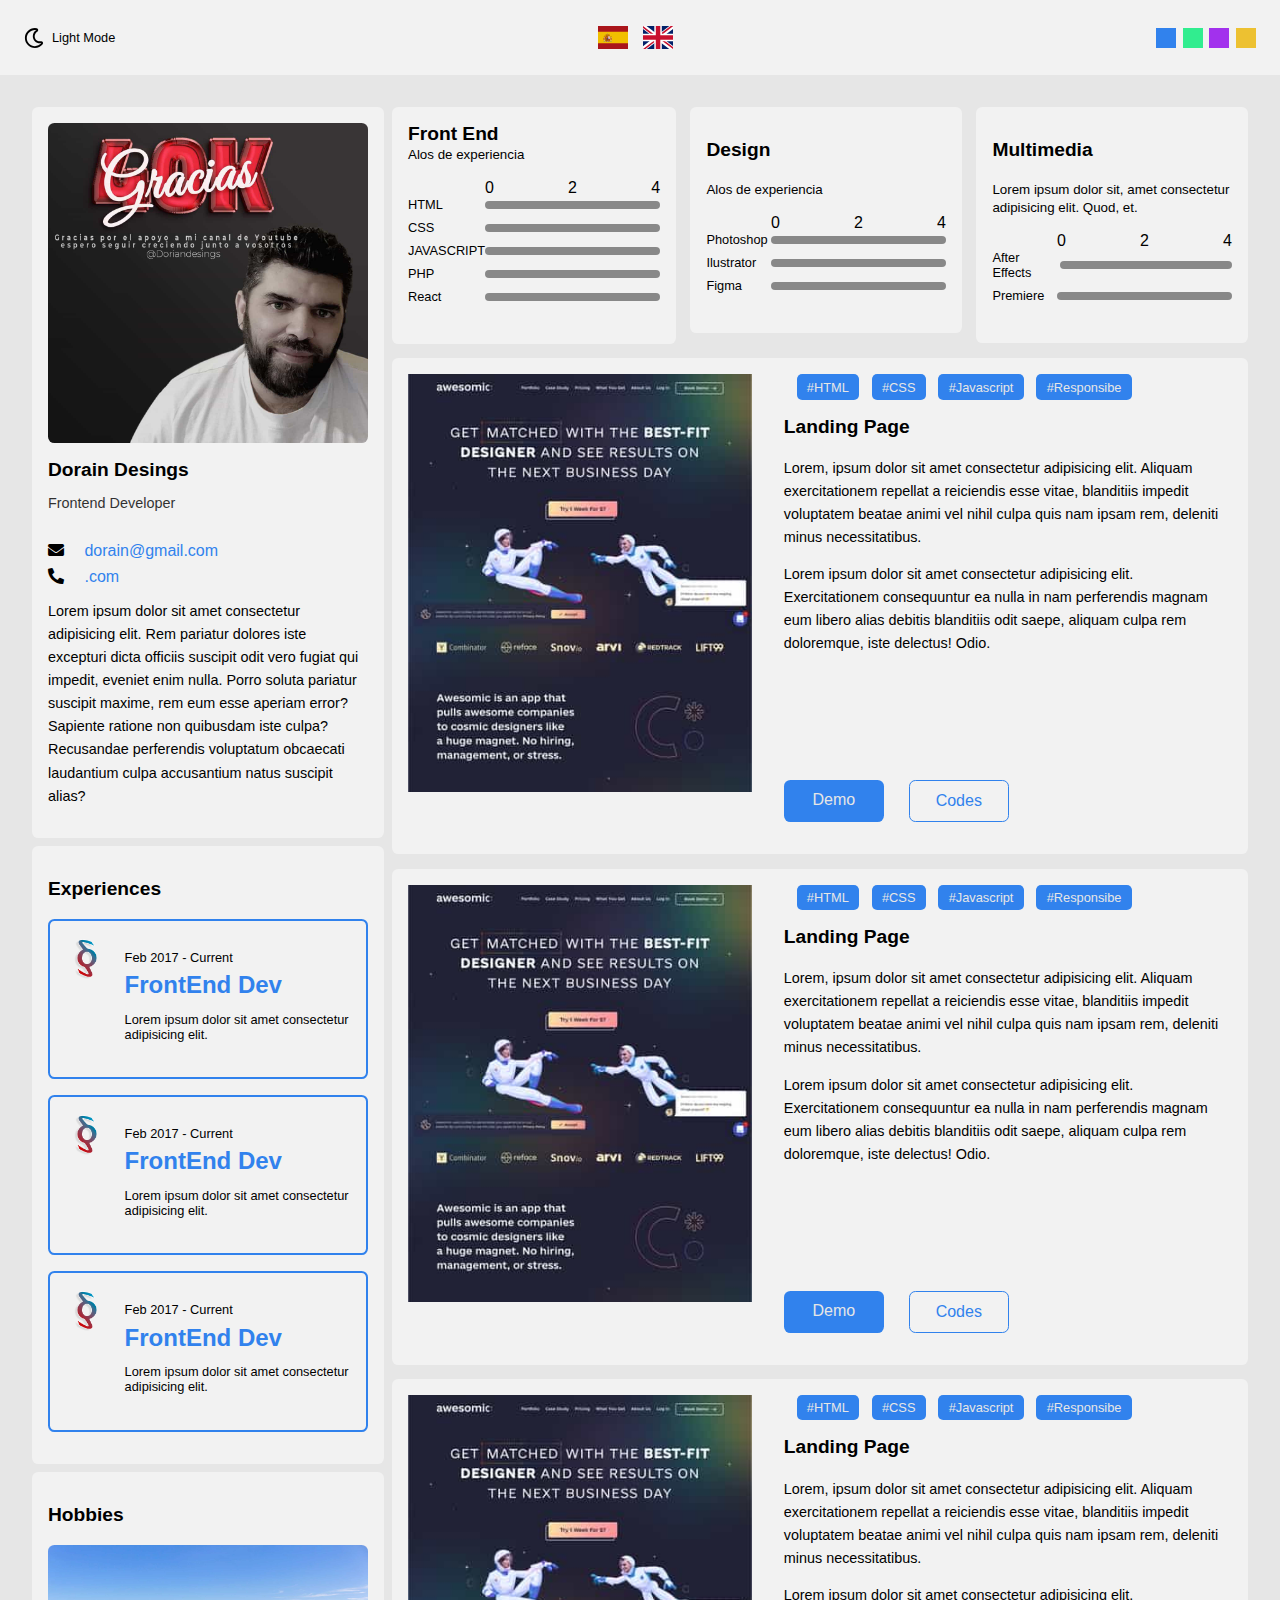
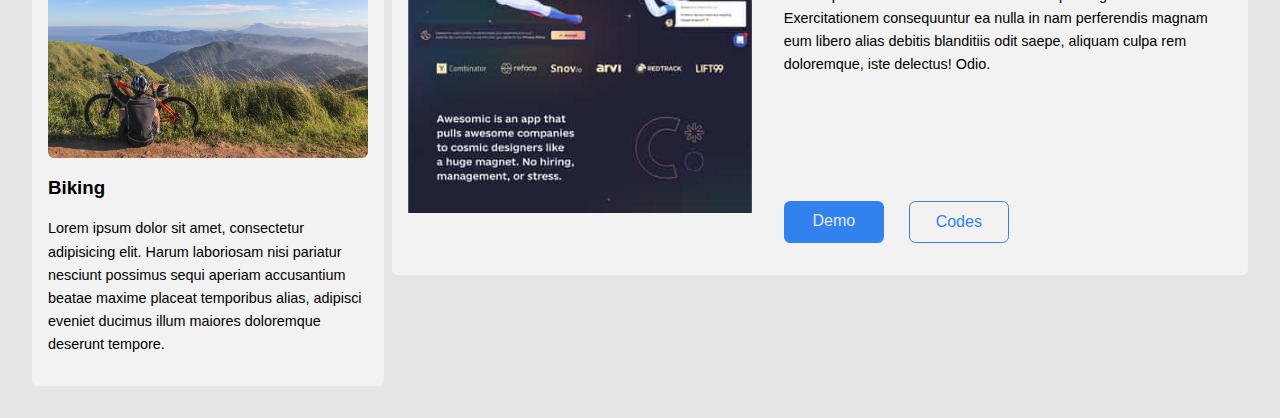
<file: index.html>
<!DOCTYPE html>
<html lang="en">
  <linkrel="stylesheet">
    <meta charset="UTF-8" />
    <meta http-equiv="X-UA-Compatible" content="IE=edge" />
    <meta name="viewport" content="width=device-width, initial-scale=1.0" />
    <link rel="stylesheet" href="https://cdnjs.cloudflare.com/ajax/libs/font-awesome/5.15.4/css/all.min.css"/>
    <link rel="stylesheet" href="css/styles.css" />
    <title>Portfolio</title>
  </linkrel="stylesheet">
  <body >
    <header class="header">
        <div class="switches">
            <div id="toggle-theme" class="toggle-theme">
                <img id="toggle-icon" src="assets/icons/moon.svg" alt="icons-theme" class="toggle-theme-icon">
                <p id="toggle-text" class="toggle-theme-text">Light Mode</p>
            </div>
        </div>
        <div class="flags" id="flags">
            <div class="flags__item" data-language="es">
                <img src="assets/icons/es.svg" alt="" class="flags__img">
            </div>
            <div class="flags__item" data-language="en">
                <img src="assets/icons/gb.svg" alt="" class="flags__img">
            </div>
        </div>
        <div id="toggle-colors" class="colors">
            <div data-color="hsl(214,84%,56%)" class="colors__item colors__item---blue"></div>
            <div data-color="hsl(150,84%,56%)" class="colors__item colors__item---green"></div>
            <div data-color="hsl(276,84%,56%)" class="colors__item colors__item---purple"></div>
            <div data-color="hsl(46,84%,56%)" class="colors__item colors__item---oranne"></div>
        </div>
    </header>

    <main class="main">
        <section class="column column-left">
          <!-- profilecard -->
          <article class="card card-profile">
            <div class="card__image-container">
              <img src="assets/images/profile.jpg" alt="">
            </div>
            <div class="card__header">
              <h2 class="card__title no-margin">Dorain Desings</h2>
              <p class="card__subtitle" data-section="profile" data-value="role">Frontend Developer</p>
            </div>
            <div class="card__body">
              <div class="card__link">
                <i class="fas fa-envelope icon"></i>
                <a href="main.dorain@gmail.com">dorain@gmail.com</a>
              </div>

              <div class="card__link">
                <i class="fas fa-phone-alt icon"></i>
                <a href="tel:123456789">.com</a>
              </div>
              <p class="card__text" data-section="profile" data-value="description">
                Lorem ipsum dolor sit amet consectetur adipisicing elit. Rem pariatur dolores iste excepturi dicta officiis suscipit odit vero fugiat qui impedit, eveniet enim nulla. Porro soluta pariatur suscipit maxime, rem eum esse aperiam error? Sapiente ratione non quibusdam iste culpa? Recusandae perferendis voluptatum obcaecati laudantium culpa accusantium natus suscipit alias?
              </p>
            </div>
          </article>
          <article class="card card--experience">
              <h2 class="card__title">Experiences</h2>
              <div class="experience">
                  <img src="assets/images/logo.png" alt="logo" class="experience__image">
                  <div class="experience__info">
                      <p class="experience__time" data-section="experience" data-value="first-job-dates">
                          Feb 2017 -  Current
                      </p>
                      <h2 class="experience__job" data-section="experience" data-value="first-job-title">
                        FrontEnd Dev
                      </h2>
                      <p class="experience__description" data-section="experience" data-value="first-job-description">
                          Lorem ipsum dolor sit amet consectetur adipisicing elit. 
                      </p>
                  </div>
              </div>
              <div class="experience">
                  <img src="assets/images/logo.png" alt="logo" class="experience__image">
                  <div class="experience__info">
                      <p class="experience__time" data-section="experience" data-value="first-job-dates">
                          Feb 2017 -  Current
                      </p>
                      <h2 class="experience__job" data-section="experience" data-value="first-job-title">
                        FrontEnd Dev
                      </h2>
                      <p class="experience__description" data-section="experience" data-value="first-job-description">
                          Lorem ipsum dolor sit amet consectetur adipisicing elit. 
                      </p>
                  </div>
              </div>
              <div class="experience">
                  <img src="assets/images/logo.png" alt="logo" class="experience__image">
                  <div class="experience__info">
                      <p class="experience__time" data-section="experience" data-value="first-job-dates">
                          Feb 2017 -  Current
                      </p>
                      <h2 class="experience__job" data-section="experience" data-value="first-job-title">
                        FrontEnd Dev
                      </h2>
                      <p class="experience__description" data-section="experience" data-value="first-job-description">
                          Lorem ipsum dolor sit amet consectetur adipisicing elit. 
                      </p>
                  </div>
              </div>

          </article>
          <article class="card card-hobbies">
              <h2 class="card__title">Hobbies</h2>
              <div class="card__image-container">
                  <img src="assets/images/hobbie.jpg" alt="man on a bike">
              </div>
              <h3 class="hobbie__title">Biking</h3>
              <p class="card__text">Lorem ipsum dolor sit amet, consectetur adipisicing elit. Harum laboriosam nisi pariatur nesciunt possimus sequi aperiam accusantium beatae maxime placeat temporibus alias, adipisci eveniet ducimus illum maiores doloremque deserunt tempore.</p>
          </article>
        </section>
        <section class="column column--right">
            <article class="card">
                <h2 class="card__title no-margin">Front End</h2>
                <small>Alos de experiencia</small>
                <div class="skills">
                    <div class="skills__header">
                        <span class="skills__start-level">0</span>
                        <span class="skills__end-level">2</span>
                        <span class="skills__end-level">4</span>
                    </div>
                    <div class="skills__item">
                        <p class="skills__tech">HTML</p>
                        <div class="skills__bar skills__bar--80"></div>
                    </div>
                    <div class="skills__item">
                        <p class="skills__tech">CSS</p>
                        <div class="skills__bar skills__bar--90"></div>
                    </div>
                    <div class="skills__item">
                        <p class="skills__tech">JAVASCRIPT</p>
                        <div class="skills__bar skills__bar--60"></div>
                    </div>
                    <div class="skills__item">
                        <p class="skills__tech">PHP</p>
                        <div class="skills__bar skills__bar--30"></div>
                    </div>
                    <div class="skills__item">
                        <p class="skills__tech">React</p>
                        <div class="skills__bar skills__bar--50"></div>
                    </div>
                </div>
            </article>
            <article class="card 1">
                <h2 class="card__title">Design</h2>
                <small>Alos de experiencia</small>
                <div class="skills">
                    <div class="skills__header">
                        <span class="skills__start-level">0</span>
                        <span class="skills__end-level">2</span>
                        <span class="skills__end-level">4</span>
                    </div>
                    <div class="skills__item">
                        <p class="skills__tech">Photoshop</p>
                        <div class="skills__bar skills__bar--40"></div>
                    </div>
                    <div class="skills__item">
                        <p class="skills__tech">Ilustrator</p>
                        <div class="skills__bar skills__bar--90"></div>
                    </div>
                    <div class="skills__item">
                        <p class="skills__tech">Figma</p>
                        <div class="skills__bar skills__bar--70"></div>
                    </div>
                </div>
            </article>
            <article class="card">
                <h2 class="card__title">Multimedia</h2>
                <small>Lorem ipsum dolor sit, amet consectetur adipisicing elit. Quod, et.</small>
                <div class="skills">
                    <div class="skills__header">
                        <span class="skills__start-level">0</span>
                        <span class="skills__end-level">2</span>
                        <span class="skills__end-level">4</span>
                    </div>
                    <div class="skills__item">
                        <p class="skills__tech">After Effects</p>
                        <div class="skills__bar skills__bar--80"></div>
                    </div>
                    <div class="skills__item">
                        <p class="skills__tech">Premiere</p>
                        <div class="skills__bar skills__bar--90"></div>
                    </div>
                </div>
            </article>
            <article class="card card--project">
                <div class="card__image--container">
                    <img src="assets/images/project.jpg" alt="landing-page" class="card__image">
                </div>
                <div class="proyect">
                    <div class="project__tags">
                        <span class="project__tag">#HTML</span>
                        <span class="project__tag">#CSS</span>
                        <span class="project__tag">#Javascript</span>
                        <span class="project__tag">#Responsibe</span>
                    </div>
                    <h2 class="card__title">Landing Page</h2>
                    <p class="card__text">Lorem, ipsum dolor sit amet consectetur adipisicing elit. Aliquam exercitationem repellat a reiciendis esse vitae, blanditiis impedit voluptatem beatae animi vel nihil culpa quis nam ipsam rem, deleniti minus necessitatibus.</p>
                    <p class="card__text">Lorem ipsum dolor sit amet consectetur adipisicing elit. Exercitationem consequuntur ea nulla in nam perferendis magnam eum libero alias debitis blanditiis odit saepe, aliquam culpa rem doloremque, iste delectus! Odio.</p>
                    <div class="buttons">
                        <a href="https://glinares6.github.io/portafolio-ext/" target="__blank" class="button button-primary">Demo</a>
                        <a href="https://github.com/glinares6/portafolio-ext"  target="__blank" class="button button-ghost">Codes</a>
                    </div>
                </div>
            </article>
            <article class="card card--project">
                <div class="card__image--container">
                    <img src="assets/images/project.jpg" alt="landing-page" class="card__image">
                </div>
                <div class="proyect">
                    <div class="project__tags">
                        <span class="project__tag">#HTML</span>
                        <span class="project__tag">#CSS</span>
                        <span class="project__tag">#Javascript</span>
                        <span class="project__tag">#Responsibe</span>
                    </div>
                    <h2 class="card__title">Landing Page</h2>
                    <p class="card__text">Lorem, ipsum dolor sit amet consectetur adipisicing elit. Aliquam exercitationem repellat a reiciendis esse vitae, blanditiis impedit voluptatem beatae animi vel nihil culpa quis nam ipsam rem, deleniti minus necessitatibus.</p>
                    <p class="card__text">Lorem ipsum dolor sit amet consectetur adipisicing elit. Exercitationem consequuntur ea nulla in nam perferendis magnam eum libero alias debitis blanditiis odit saepe, aliquam culpa rem doloremque, iste delectus! Odio.</p>
                    <div class="buttons">
                        <a href="https://glinares6.github.io/portafolio-ext/" target="__blank" class="button button-primary">Demo</a>
                        <a href="https://github.com/glinares6/portafolio-ext"  target="__blank" class="button button-ghost">Codes</a>
                    </div>
                </div>
            </article>
            <article class="card card--project">
                <div class="card__image--container">
                    <img src="assets/images/project.jpg" alt="landing-page" class="card__image">
                </div>
                <div class="proyect">
                    <div class="project__tags">
                        <span class="project__tag">#HTML</span>
                        <span class="project__tag">#CSS</span>
                        <span class="project__tag">#Javascript</span>
                        <span class="project__tag">#Responsibe</span>
                    </div>
                    <h2 class="card__title">Landing Page</h2>
                    <p class="card__text">Lorem, ipsum dolor sit amet consectetur adipisicing elit. Aliquam exercitationem repellat a reiciendis esse vitae, blanditiis impedit voluptatem beatae animi vel nihil culpa quis nam ipsam rem, deleniti minus necessitatibus.</p>
                    <p class="card__text">Lorem ipsum dolor sit amet consectetur adipisicing elit. Exercitationem consequuntur ea nulla in nam perferendis magnam eum libero alias debitis blanditiis odit saepe, aliquam culpa rem doloremque, iste delectus! Odio.</p>
                    <div class="buttons">
                        <a href="https://glinares6.github.io/portafolio-ext/" target="__blank" class="button button-primary">Demo</a>
                        <a href="https://github.com/glinares6/portafolio-ext"  target="__blank" class="button button-ghost">Codes</a>
                    </div>
                </div>
            </article>
        </section>
    </main>
  <script src="js/scripts.js"></script>
  </body>
</html>

<!-- banderas

    https://flagicons.lipis.dev/>
-->
</file>
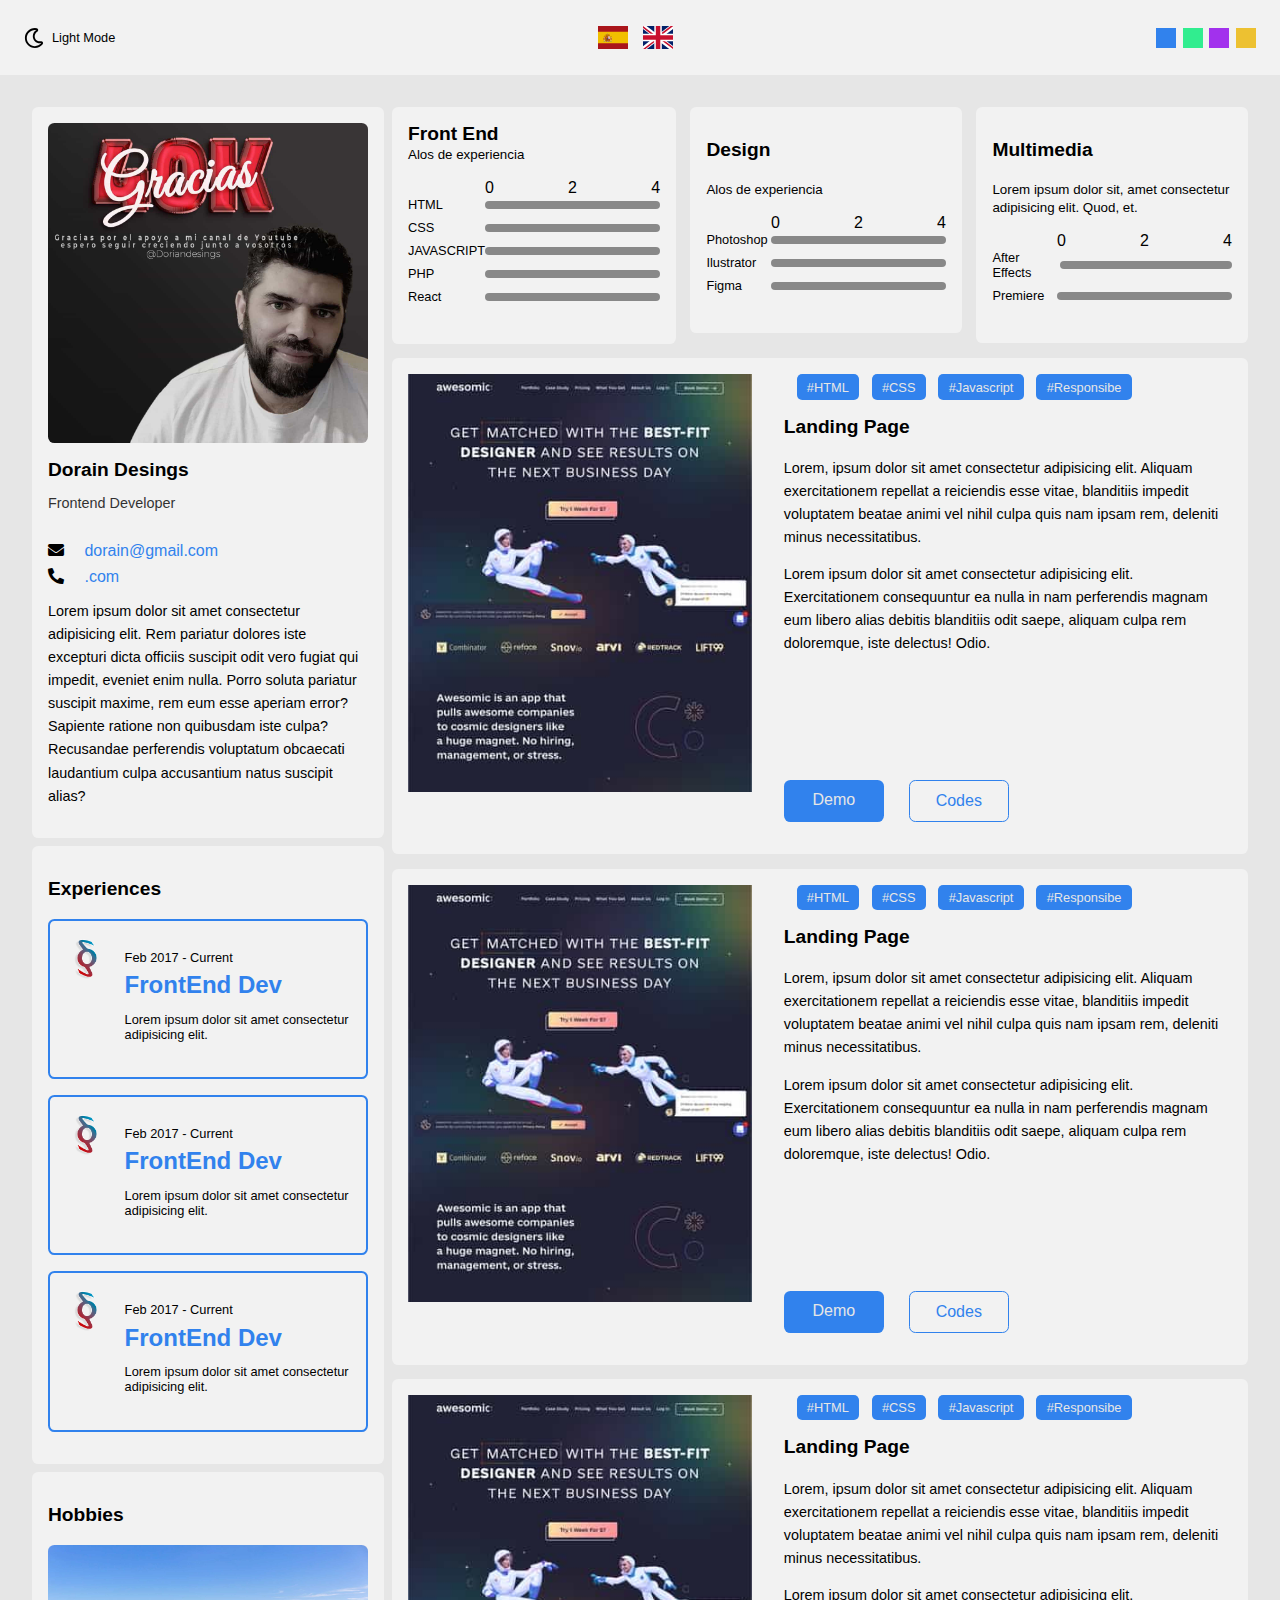
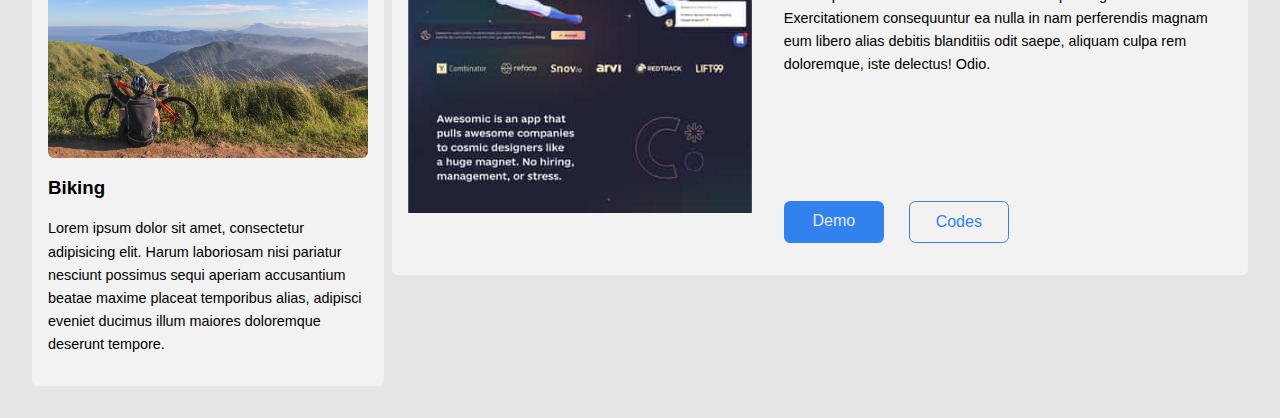
<file: ext/index.html>
<!DOCTYPE html>
<html lang="en">
  <linkrel="stylesheet">
    <meta charset="UTF-8" />
    <meta http-equiv="X-UA-Compatible" content="IE=edge" />
    <meta name="viewport" content="width=device-width, initial-scale=1.0" />
    <link rel="stylesheet" href="https://cdnjs.cloudflare.com/ajax/libs/font-awesome/5.15.4/css/all.min.css"/>
    <link rel="stylesheet" href="css/styles.css" />
    <title>Portfolio</title>
  </linkrel="stylesheet">
  <body >
    <header class="header">
        <div class="switches">
            <div id="toggle-theme" class="toggle-theme">
                <img id="toggle-icon" src="assets/icons/moon.svg" alt="icons-theme" class="toggle-theme-icon">
                <p id="toggle-text" class="toggle-theme-text">Light Mode</p>
            </div>
        </div>
        <div class="flags" id="flags">
            <div class="flags__item" data-language="es">
                <img src="assets/icons/es.svg" alt="" class="flags__img">
            </div>
            <div class="flags__item" data-language="en">
                <img src="assets/icons/gb.svg" alt="" class="flags__img">
            </div>
        </div>
        <div id="toggle-colors" class="colors">
            <div data-color="hsl(214,84%,56%)" class="colors__item colors__item---blue"></div>
            <div data-color="hsl(150,84%,56%)" class="colors__item colors__item---green"></div>
            <div data-color="hsl(276,84%,56%)" class="colors__item colors__item---purple"></div>
            <div data-color="hsl(46,84%,56%)" class="colors__item colors__item---oranne"></div>
        </div>
    </header>

    <main class="main">
        <section class="column column-left">
          <!-- profilecard -->
          <article class="card card-profile">
            <div class="card__image-container">
              <img src="assets/images/profile.jpg" alt="">
            </div>
            <div class="card__header">
              <h2 class="card__title no-margin">Dorain Desings</h2>
              <p class="card__subtitle" data-section="profile" data-value="role">Frontend Developer</p>
            </div>
            <div class="card__body">
              <div class="card__link">
                <i class="fas fa-envelope icon"></i>
                <a href="main.dorain@gmail.com">dorain@gmail.com</a>
              </div>

              <div class="card__link">
                <i class="fas fa-phone-alt icon"></i>
                <a href="tel:123456789">.com</a>
              </div>
              <p class="card__text" data-section="profile" data-value="description">
                Lorem ipsum dolor sit amet consectetur adipisicing elit. Rem pariatur dolores iste excepturi dicta officiis suscipit odit vero fugiat qui impedit, eveniet enim nulla. Porro soluta pariatur suscipit maxime, rem eum esse aperiam error? Sapiente ratione non quibusdam iste culpa? Recusandae perferendis voluptatum obcaecati laudantium culpa accusantium natus suscipit alias?
              </p>
            </div>
          </article>
          <article class="card card--experience">
              <h2 class="card__title">Experiences</h2>
              <div class="experience">
                  <img src="assets/images/logo.png" alt="logo" class="experience__image">
                  <div class="experience__info">
                      <p class="experience__time" data-section="experience" data-value="first-job-dates">
                          Feb 2017 -  Current
                      </p>
                      <h2 class="experience__job" data-section="experience" data-value="first-job-title">
                        FrontEnd Dev
                      </h2>
                      <p class="experience__description" data-section="experience" data-value="first-job-description">
                          Lorem ipsum dolor sit amet consectetur adipisicing elit. 
                      </p>
                  </div>
              </div>
              <div class="experience">
                  <img src="assets/images/logo.png" alt="logo" class="experience__image">
                  <div class="experience__info">
                      <p class="experience__time" data-section="experience" data-value="first-job-dates">
                          Feb 2017 -  Current
                      </p>
                      <h2 class="experience__job" data-section="experience" data-value="first-job-title">
                        FrontEnd Dev
                      </h2>
                      <p class="experience__description" data-section="experience" data-value="first-job-description">
                          Lorem ipsum dolor sit amet consectetur adipisicing elit. 
                      </p>
                  </div>
              </div>
              <div class="experience">
                  <img src="assets/images/logo.png" alt="logo" class="experience__image">
                  <div class="experience__info">
                      <p class="experience__time" data-section="experience" data-value="first-job-dates">
                          Feb 2017 -  Current
                      </p>
                      <h2 class="experience__job" data-section="experience" data-value="first-job-title">
                        FrontEnd Dev
                      </h2>
                      <p class="experience__description" data-section="experience" data-value="first-job-description">
                          Lorem ipsum dolor sit amet consectetur adipisicing elit. 
                      </p>
                  </div>
              </div>

          </article>
          <article class="card card-hobbies">
              <h2 class="card__title">Hobbies</h2>
              <div class="card__image-container">
                  <img src="assets/images/hobbie.jpg" alt="man on a bike">
              </div>
              <h3 class="hobbie__title">Biking</h3>
              <p class="card__text">Lorem ipsum dolor sit amet, consectetur adipisicing elit. Harum laboriosam nisi pariatur nesciunt possimus sequi aperiam accusantium beatae maxime placeat temporibus alias, adipisci eveniet ducimus illum maiores doloremque deserunt tempore.</p>
          </article>
        </section>
        <section class="column column--right">
            <article class="card">
                <h2 class="card__title no-margin">Front End</h2>
                <small>Alos de experiencia</small>
                <div class="skills">
                    <div class="skills__header">
                        <span class="skills__start-level">0</span>
                        <span class="skills__end-level">2</span>
                        <span class="skills__end-level">4</span>
                    </div>
                    <div class="skills__item">
                        <p class="skills__tech">HTML</p>
                        <div class="skills__bar skills__bar--80"></div>
                    </div>
                    <div class="skills__item">
                        <p class="skills__tech">CSS</p>
                        <div class="skills__bar skills__bar--90"></div>
                    </div>
                    <div class="skills__item">
                        <p class="skills__tech">JAVASCRIPT</p>
                        <div class="skills__bar skills__bar--60"></div>
                    </div>
                    <div class="skills__item">
                        <p class="skills__tech">PHP</p>
                        <div class="skills__bar skills__bar--30"></div>
                    </div>
                    <div class="skills__item">
                        <p class="skills__tech">React</p>
                        <div class="skills__bar skills__bar--50"></div>
                    </div>
                </div>
            </article>
            <article class="card 1">
                <h2 class="card__title">Design</h2>
                <small>Alos de experiencia</small>
                <div class="skills">
                    <div class="skills__header">
                        <span class="skills__start-level">0</span>
                        <span class="skills__end-level">2</span>
                        <span class="skills__end-level">4</span>
                    </div>
                    <div class="skills__item">
                        <p class="skills__tech">Photoshop</p>
                        <div class="skills__bar skills__bar--40"></div>
                    </div>
                    <div class="skills__item">
                        <p class="skills__tech">Ilustrator</p>
                        <div class="skills__bar skills__bar--90"></div>
                    </div>
                    <div class="skills__item">
                        <p class="skills__tech">Figma</p>
                        <div class="skills__bar skills__bar--70"></div>
                    </div>
                </div>
            </article>
            <article class="card">
                <h2 class="card__title">Multimedia</h2>
                <small>Lorem ipsum dolor sit, amet consectetur adipisicing elit. Quod, et.</small>
                <div class="skills">
                    <div class="skills__header">
                        <span class="skills__start-level">0</span>
                        <span class="skills__end-level">2</span>
                        <span class="skills__end-level">4</span>
                    </div>
                    <div class="skills__item">
                        <p class="skills__tech">After Effects</p>
                        <div class="skills__bar skills__bar--80"></div>
                    </div>
                    <div class="skills__item">
                        <p class="skills__tech">Premiere</p>
                        <div class="skills__bar skills__bar--90"></div>
                    </div>
                </div>
            </article>
            <article class="card card--project">
                <div class="card__image--container">
                    <img src="assets/images/project.jpg" alt="landing-page" class="card__image">
                </div>
                <div class="proyect">
                    <div class="project__tags">
                        <span class="project__tag">#HTML</span>
                        <span class="project__tag">#CSS</span>
                        <span class="project__tag">#Javascript</span>
                        <span class="project__tag">#Responsibe</span>
                    </div>
                    <h2 class="card__title">Landing Page</h2>
                    <p class="card__text">Lorem, ipsum dolor sit amet consectetur adipisicing elit. Aliquam exercitationem repellat a reiciendis esse vitae, blanditiis impedit voluptatem beatae animi vel nihil culpa quis nam ipsam rem, deleniti minus necessitatibus.</p>
                    <p class="card__text">Lorem ipsum dolor sit amet consectetur adipisicing elit. Exercitationem consequuntur ea nulla in nam perferendis magnam eum libero alias debitis blanditiis odit saepe, aliquam culpa rem doloremque, iste delectus! Odio.</p>
                    <div class="buttons">
                        <a href="#" class="button button-primary">Demo</a>
                        <a href="#" class="button button-ghost">Codes</a>
                    </div>
                </div>
            </article>
            <article class="card card--project">
                <div class="card__image--container">
                    <img src="assets/images/project.jpg" alt="landing-page" class="card__image">
                </div>
                <div class="proyect">
                    <div class="project__tags">
                        <span class="project__tag">#HTML</span>
                        <span class="project__tag">#CSS</span>
                        <span class="project__tag">#Javascript</span>
                        <span class="project__tag">#Responsibe</span>
                    </div>
                    <h2 class="card__title">Landing Page</h2>
                    <p class="card__text">Lorem, ipsum dolor sit amet consectetur adipisicing elit. Aliquam exercitationem repellat a reiciendis esse vitae, blanditiis impedit voluptatem beatae animi vel nihil culpa quis nam ipsam rem, deleniti minus necessitatibus.</p>
                    <p class="card__text">Lorem ipsum dolor sit amet consectetur adipisicing elit. Exercitationem consequuntur ea nulla in nam perferendis magnam eum libero alias debitis blanditiis odit saepe, aliquam culpa rem doloremque, iste delectus! Odio.</p>
                    <div class="buttons">
                        <a href="#" class="button button-primary">Demo</a>
                        <a href="#" class="button button-ghost">Codes</a>
                    </div>
                </div>
            </article>
            <article class="card card--project">
                <div class="card__image--container">
                    <img src="assets/images/project.jpg" alt="landing-page" class="card__image">
                </div>
                <div class="proyect">
                    <div class="project__tags">
                        <span class="project__tag">#HTML</span>
                        <span class="project__tag">#CSS</span>
                        <span class="project__tag">#Javascript</span>
                        <span class="project__tag">#Responsibe</span>
                    </div>
                    <h2 class="card__title">Landing Page</h2>
                    <p class="card__text">Lorem, ipsum dolor sit amet consectetur adipisicing elit. Aliquam exercitationem repellat a reiciendis esse vitae, blanditiis impedit voluptatem beatae animi vel nihil culpa quis nam ipsam rem, deleniti minus necessitatibus.</p>
                    <p class="card__text">Lorem ipsum dolor sit amet consectetur adipisicing elit. Exercitationem consequuntur ea nulla in nam perferendis magnam eum libero alias debitis blanditiis odit saepe, aliquam culpa rem doloremque, iste delectus! Odio.</p>
                    <div class="buttons">
                        <a href="#" class="button button-primary">Demo</a>
                        <a href="#" class="button button-ghost">Codes</a>
                    </div>
                </div>
            </article>
        </section>
    </main>
  <script src="js/scripts.js"></script>
  </body>
</html>

<!-- banderas

    https://flagicons.lipis.dev/>
-->
</file>
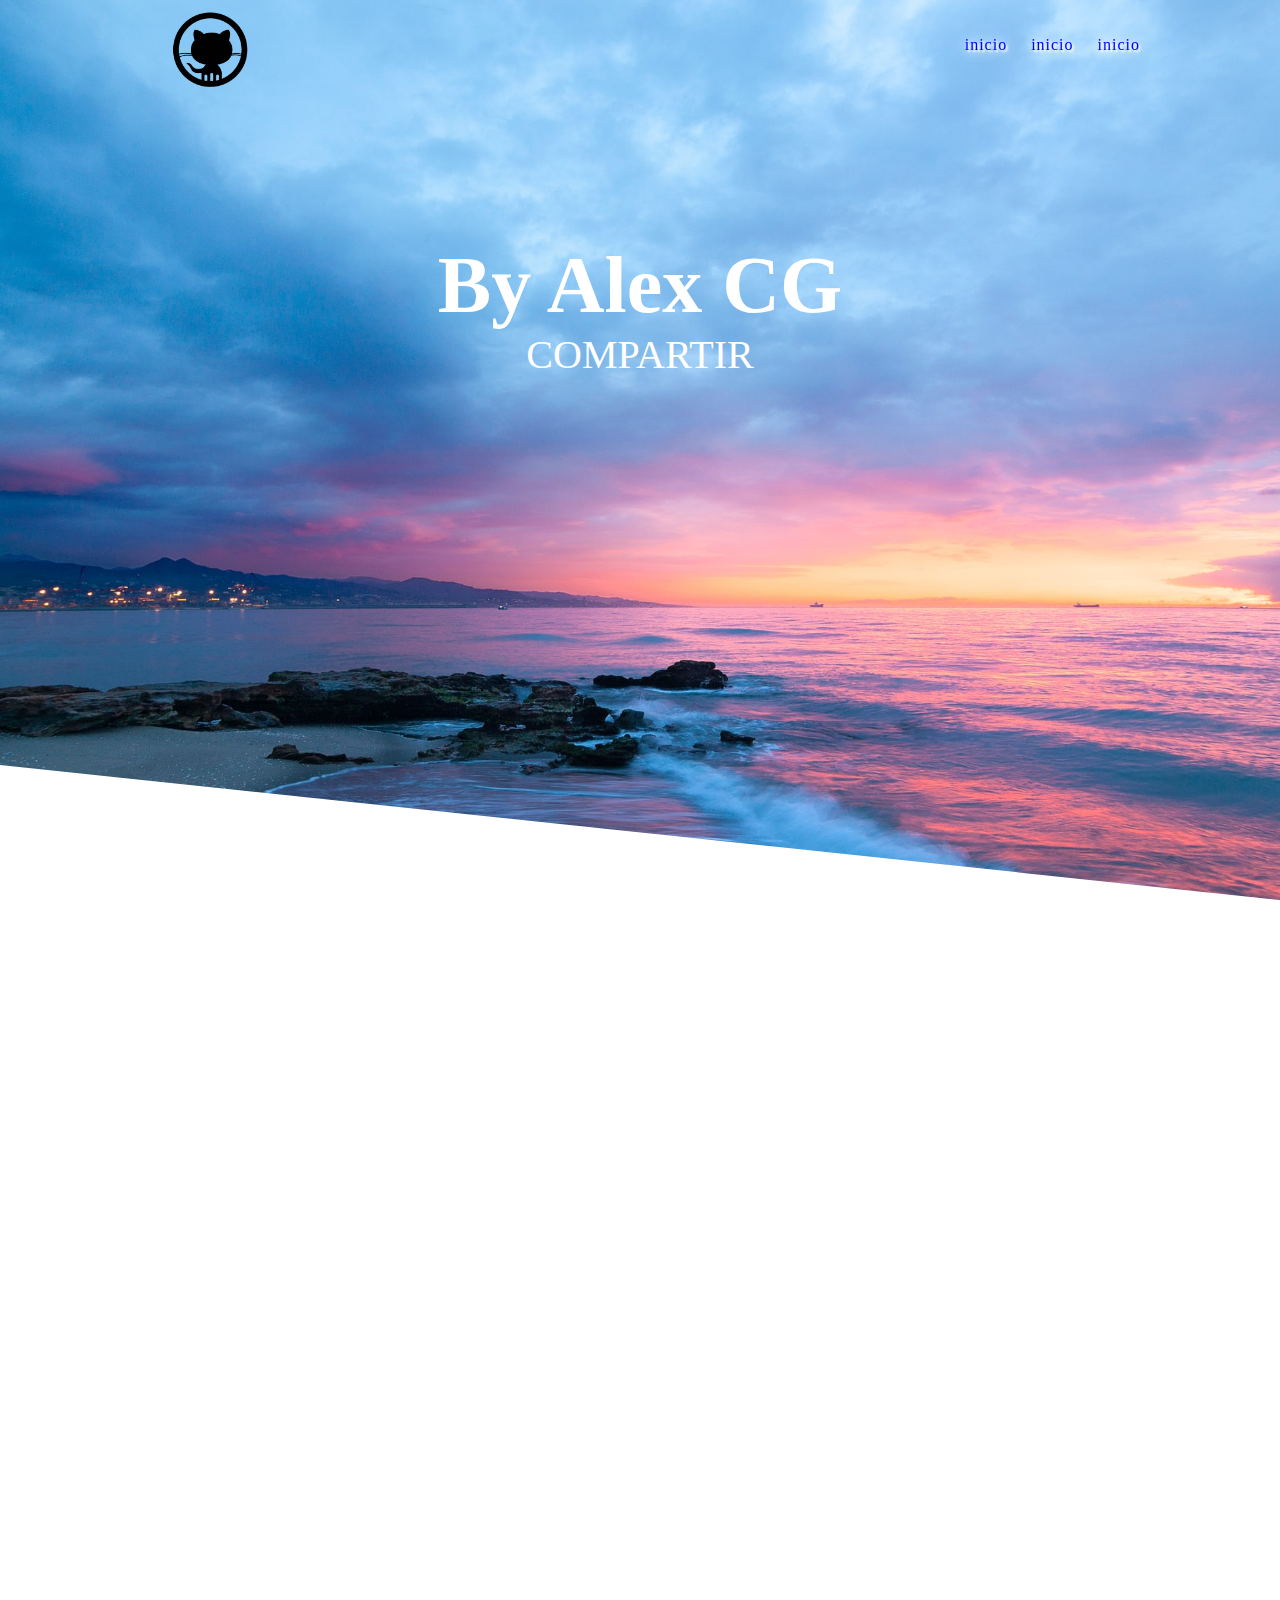
<file: xt4/index.html>
<!DOCTYPE html>
<html lang="en">
<head>
    <meta charset="UTF-8">
    <meta http-equiv="X-UA-Compatible" content="IE=edge">
    <meta name="viewport" content="width=device-width, initial-scale=1.0">
    <link rel="stylesheet" href="style.css">
    <title>skewed</title>
</head>
<body>
    <header class="sec uno">
        <div class="contenedor">
            <nav>
                <div class="logo">
                    <img  src="logo.png" alt="">
                </div>
                <div class="links">
                    <a href="#">inicio</a>
                    <a href="#">inicio</a>
                    <a href="#">inicio</a>
                </div>
            </nav>
        </div>
        <div class="texto">
            <h1>By Alex CG</h1>
            <P>COMPARTIR</P>
        </div>
        <div class="sesgouno"></div>
    </header>
    <section class="sec dos"></section>
    <section class="sec tres">
        <div class="sesgodos-top"></div>
        <div class="sesgodos-bottom"></div>
    </section>
</body>
</html>
</file>
<file: css/styles.css>
:root{
    --primary-color: hsl(214,84%,56%);
    --text-color: hsl(0,0,31%);
    --bg-color:hsl(0,0%,90%);
    --bg-card-color: hsl(0,0%,95%);
    --transition: color 0.1s, background-color 0.2s ease-in-out;
    --border-radius:0.4em;
    --skill-bar-length:0%;
}


*{
    box-sizing: border-box;
}

a{
    color: var(--primary-color);
    text-decoration: none;
}

img{
    max-width: 100%;
    display: block;
}


body{
    margin: 0;
    background-color: var(--bg-color);
    color: var(--text-color);
    transition: var(--transition);
    font-family: sans-serif;
}
body.dark{
    --text-color:hsl(0,0%,83%);
    --bg-color: hsl(0, 0%,15%);
    --bg-card-color: hsl(0,0%,20%);
}

.header{
    width: 100%;
    display: flex;
    align-items: center;
    justify-content: space-between;
    height: 75px;
    padding: 0 1.5em;
    background-color: var(--bg-card-color);
    transition: var(--transition);
}

.switches{
    display: flex;
    align-items: center;
    justify-content: space-between;
}

.toggle-theme{
    display: flex;
    align-items: center;
    justify-content: center;
    cursor: pointer;
}


.toggle-theme-icon{
    margin-right: 0.5em;
    width: 20px;
}

.toggle-theme-text{
    font-size: 0.8rem;
}
.flags{
    width: 75px;
    display: flex;
    align-items: center;
    justify-content: space-between;
}

.flags__item{
    width: 30px;
}

.flags__img{
    display: block;
    cursor: pointer;
}
.colors{
    display: flex;
    justify-content: space-between;
    align-items: center;
    height: 20px;
    width: 100px;

}

.colors__item{
    width: 20px;
    height: 20px;
    border: 1px solid var(--text-color);
    background-color: var(--primary-color);
    cursor: pointer;
}


.colors__item---blue{
    --primary-color: hsl(214,84%,56%)
}
.colors__item---green{
    --primary-color: hsl(150,84%,56%)
}
.colors__item---purple{
    --primary-color: hsl(276,84%,56%)
}
.colors__item---oranne{
    --primary-color: hsl(46,84%,56%)
}

.title{
    text-align: center;
    color: var(--primary-color);
    transition: var(--transition); 
}

.main{
    display: grid;
    padding: 2em;
    gap: 0.5em;

}

@media screen and (min-width:720px){
    .main{
        grid-template-columns: min-content 1fr;
    }

}

.column{
    display: grid;

    gap: 0.5rem;
}

@media screen and (min-width:720px){

    .column--right{
        display: grid;
        /* grid-template-columns: repeat(auto-fit,minmax(300px,1fr)); */
        grid-template-columns: repeat(3,1fr);
        grid-template-rows: min-content min-content min-content min-content; 
        align-items: start;
        gap: 0.9em;
    }
}



.card{ 
    /* display: grid;   
    grid-row: span 3;    
    grid-template-rows: subgrid;
    grid-template-rows: 40px 20px  180px; */
    background-color:  var(--bg-card-color);
    border-radius: var(--border-radius);
    padding: 1em; 
}
    /* .card-profile{
        display: block;
    } */
.card__image-container{
    min-width: 320px;
    border-radius: var(--border-radius);
    overflow: hidden; 
}

.card__header{
    padding: 1em 0;
}

.card__title{
    margin-bottom: 1em;
    font-size: 1.2rem;
}

.card__subtitle{
    font-size: 0.9em;
    opacity: 0.8;
}

.card__link{
    margin-bottom: 0.5em;
}

.card__text{
    font-size: 0.9rem;
    line-height: 1.6;
}

@media screen and (min-width:760px){
    
    .card__image{
       
        width: 100%;
        height: 90%;
    }
    
    .card--project{
        display: grid;
        grid-template-columns: auto 1fr;
        grid-column: 1 / -1;
    }


}

.skills{
    padding: 1em 0;
}

.skills__header{
    display: flex;
    justify-content: space-between;
    width: 175px;
    margin-left: auto;
}

.skills__tech{
    margin: 0;
    font-size: 0.8rem;
}
.skills__item{
    display: flex;
    align-items: center;
    justify-content: space-between;
    margin-bottom: 0.5rem;
}
.skills__bar,
.skills__bar::after{
    position: relative;
    width: 175px;
    height: 8px;
    background-color: #888;
    border-radius: var(--border-radius);
    overflow: hidden;
}

.skills__bar::after{
    content: '';
    position: absolute;
    left: -175px;
    background-color: var(--primary-color);
    transition: var(--transition);
    animation: skills__bar-fill 2s forwards ;
}

.skills__bar--10::after{
   --skills-bar-length:10%
}
.skills__bar--20::after{
   --skills-bar-length:20%
}
.skills__bar--30::after{
   --skill-bar-length:30%
}
.skills__bar--40::after{
   --skill-bar-length:40%
}
.skills__bar--50::after{
   --skill-bar-length:50%
}
.skills__bar--60::after{
   --skill-bar-length:60%
}
.skills__bar--70::after{
   --skill-bar-length:70%
}
.skills__bar--80::after{
   --skill-bar-length:80%
}
.skills__bar--90::after{
   --skill-bar-length:90%
}
.skills__bar--100::after{
   --skill-bar-length:100%
}

.experience{
    display: flex;
    align-items: start;
    margin-bottom: 1em;
    padding: 1em;
    border: 2px solid var(--primary-color);
    border-radius: var(--border-radius);
    transition: var(--transition);
}


.experience__image{
    max-width: 15%;
    margin-right: 1em;
}

.experience__time{
    font-size: 0.8rem;
    margin-bottom: 0.5em;
}

.experience__job{
    margin: 0;
    margin-bottom: 0.5em;
     color: var(--primary-color);
     transition: var(--transition);
}

.experience__description{
    font-size: 0.8rem;
    margin-bottom: 1.5em;
}

@media screen and (min-width:760px){
    .proyect{
        margin-left: 2em ;
    }
}

.project__tags{
    display: flex;
    justify-content: space-between;
    margin: 0.5em 0;
    font-size: 0.6rem;
    width: 275px;
}

.proyect{
    position: relative;
}

@media screen and (min-width:760px){
    .project__tags{
        width: 120px;
        font-size: 0.8rem;
        margin: 0 .5em;
    }
}

.project__tag{
    padding: 0.4em 0.8em;
    margin: 0 .5em;
    border-radius: var(--border-radius);
    background-color: var(--primary-color);
    color: var(--bg-color);
    transition: var(--transition);
}

.buttons{
    display: flex;
    justify-content: space-between;
    width: 225px;
}

@media screen and (min-width:760px){
    .buttons{
        position: absolute;
        bottom: 1em;
    }
}
.button{
    width: 100px;
    line-height: 2.5;
    text-align: center;
    border-radius: var(--border-radius);
    transition: var(--transition);
    color: var(--bg-color);
}

.button-primary{
    background-color: var(--primary-color);
}
.button-ghost{
    background-color: transparent;
    color: var(--primary-color);
    border: 1px solid var(--primary-color);
}


.icon{
    margin-right: 1rem;
}


.no-margin{
    margin: 0;
}
@keyframes skills__bar-fill{
    to{
        transform: translateX(var(--skill-bar-length));
    }
}
</file>
<file: ext/css/styles.css>
:root{
    --primary-color: hsl(214,84%,56%);
    --text-color: hsl(0,0,31%);
    --bg-color:hsl(0,0%,90%);
    --bg-card-color: hsl(0,0%,95%);
    --transition: color 0.1s, background-color 0.2s ease-in-out;
    --border-radius:0.4em;
    --skill-bar-length:0%;
}


*{
    box-sizing: border-box;
}

a{
    color: var(--primary-color);
    text-decoration: none;
}

img{
    max-width: 100%;
    display: block;
}


body{
    margin: 0;
    background-color: var(--bg-color);
    color: var(--text-color);
    transition: var(--transition);
    font-family: sans-serif;
}
body.dark{
    --text-color:hsl(0,0%,83%);
    --bg-color: hsl(0, 0%,15%);
    --bg-card-color: hsl(0,0%,20%);
}

.header{
    width: 100%;
    display: flex;
    align-items: center;
    justify-content: space-between;
    height: 75px;
    padding: 0 1.5em;
    background-color: var(--bg-card-color);
    transition: var(--transition);
}

.switches{
    display: flex;
    align-items: center;
    justify-content: space-between;
}

.toggle-theme{
    display: flex;
    align-items: center;
    justify-content: center;
    cursor: pointer;
}


.toggle-theme-icon{
    margin-right: 0.5em;
    width: 20px;
}

.toggle-theme-text{
    font-size: 0.8rem;
}
.flags{
    width: 75px;
    display: flex;
    align-items: center;
    justify-content: space-between;
}

.flags__item{
    width: 30px;
}

.flags__img{
    display: block;
    cursor: pointer;
}
.colors{
    display: flex;
    justify-content: space-between;
    align-items: center;
    height: 20px;
    width: 100px;

}

.colors__item{
    width: 20px;
    height: 20px;
    border: 1px solid var(--text-color);
    background-color: var(--primary-color);
    cursor: pointer;
}


.colors__item---blue{
    --primary-color: hsl(214,84%,56%)
}
.colors__item---green{
    --primary-color: hsl(150,84%,56%)
}
.colors__item---purple{
    --primary-color: hsl(276,84%,56%)
}
.colors__item---oranne{
    --primary-color: hsl(46,84%,56%)
}

.title{
    text-align: center;
    color: var(--primary-color);
    transition: var(--transition); 
}

.main{
    display: grid;
    padding: 2em;
    gap: 0.5em;

}

@media screen and (min-width:720px){
    .main{
        grid-template-columns: min-content 1fr;
    }

}

.column{
    display: grid;

    gap: 0.5rem;
}

@media screen and (min-width:720px){

    .column--right{
        display: grid;
        /* grid-template-columns: repeat(auto-fit,minmax(300px,1fr)); */
        grid-template-columns: repeat(3,1fr);
        grid-template-rows: min-content min-content min-content min-content; 
        align-items: start;
        gap: 0.9em;
    }
}



.card{ 
    /* display: grid;   
    grid-row: span 3;    
    grid-template-rows: subgrid;
    grid-template-rows: 40px 20px  180px; */
    background-color:  var(--bg-card-color);
    border-radius: var(--border-radius);
    padding: 1em; 
}
    /* .card-profile{
        display: block;
    } */
.card__image-container{
    min-width: 320px;
    border-radius: var(--border-radius);
    overflow: hidden; 
}

.card__header{
    padding: 1em 0;
}

.card__title{
    margin-bottom: 1em;
    font-size: 1.2rem;
}

.card__subtitle{
    font-size: 0.9em;
    opacity: 0.8;
}

.card__link{
    margin-bottom: 0.5em;
}

.card__text{
    font-size: 0.9rem;
    line-height: 1.6;
}

@media screen and (min-width:760px){
    
    .card__image{
       
        width: 100%;
        height: 90%;
    }
    
    .card--project{
        display: grid;
        grid-template-columns: auto 1fr;
        grid-column: 1 / -1;
    }


}

.skills{
    padding: 1em 0;
}

.skills__header{
    display: flex;
    justify-content: space-between;
    width: 175px;
    margin-left: auto;
}

.skills__tech{
    margin: 0;
    font-size: 0.8rem;
}
.skills__item{
    display: flex;
    align-items: center;
    justify-content: space-between;
    margin-bottom: 0.5rem;
}
.skills__bar,
.skills__bar::after{
    position: relative;
    width: 175px;
    height: 8px;
    background-color: #888;
    border-radius: var(--border-radius);
    overflow: hidden;
}

.skills__bar::after{
    content: '';
    position: absolute;
    left: -175px;
    background-color: var(--primary-color);
    transition: var(--transition);
    animation: skills__bar-fill 2s forwards ;
}

.skills__bar--10::after{
   --skills-bar-length:10%
}
.skills__bar--20::after{
   --skills-bar-length:20%
}
.skills__bar--30::after{
   --skill-bar-length:30%
}
.skills__bar--40::after{
   --skill-bar-length:40%
}
.skills__bar--50::after{
   --skill-bar-length:50%
}
.skills__bar--60::after{
   --skill-bar-length:60%
}
.skills__bar--70::after{
   --skill-bar-length:70%
}
.skills__bar--80::after{
   --skill-bar-length:80%
}
.skills__bar--90::after{
   --skill-bar-length:90%
}
.skills__bar--100::after{
   --skill-bar-length:100%
}

.experience{
    display: flex;
    align-items: start;
    margin-bottom: 1em;
    padding: 1em;
    border: 2px solid var(--primary-color);
    border-radius: var(--border-radius);
    transition: var(--transition);
}


.experience__image{
    max-width: 15%;
    margin-right: 1em;
}

.experience__time{
    font-size: 0.8rem;
    margin-bottom: 0.5em;
}

.experience__job{
    margin: 0;
    margin-bottom: 0.5em;
     color: var(--primary-color);
     transition: var(--transition);
}

.experience__description{
    font-size: 0.8rem;
    margin-bottom: 1.5em;
}

@media screen and (min-width:760px){
    .proyect{
        margin-left: 2em ;
    }
}

.project__tags{
    display: flex;
    justify-content: space-between;
    margin: 0.5em 0;
    font-size: 0.6rem;
    width: 275px;
}

.proyect{
    position: relative;
}

@media screen and (min-width:760px){
    .project__tags{
        width: 120px;
        font-size: 0.8rem;
        margin: 0 .5em;
    }
}

.project__tag{
    padding: 0.4em 0.8em;
    margin: 0 .5em;
    border-radius: var(--border-radius);
    background-color: var(--primary-color);
    color: var(--bg-color);
    transition: var(--transition);
}

.buttons{
    display: flex;
    justify-content: space-between;
    width: 225px;
}

@media screen and (min-width:760px){
    .buttons{
        position: absolute;
        bottom: 1em;
    }
}
.button{
    width: 100px;
    line-height: 2.5;
    text-align: center;
    border-radius: var(--border-radius);
    transition: var(--transition);
    color: var(--bg-color);
}

.button-primary{
    background-color: var(--primary-color);
}
.button-ghost{
    background-color: transparent;
    color: var(--primary-color);
    border: 1px solid var(--primary-color);
}


.icon{
    margin-right: 1rem;
}


.no-margin{
    margin: 0;
}
@keyframes skills__bar-fill{
    to{
        transform: translateX(var(--skill-bar-length));
    }
}
</file>
<file: xt4/style.css>
*{
    margin: 0;
    padding: 0;
}

body{
    font-family: 'Lato';
    font-size: 16px;
    
}

.sec{
    position: relative;
    width: 100%;
    height: 100vh;
    overflow: hidden;
}

.uno{
    background: url(background.jpg);
    background-size: cover;
    background-position: center;
    background-repeat: no-repeat;
    background-attachment: fixed;
  
}

.sesgouno{
    position: absolute;
    bottom: 0;
    left: 0;
    border-width: 15vh 0 0 100vw;
    border-style: solid;
    border-color: transparent  transparent transparent #fff;
}

.sesgodos-top{
    position: absolute;
    top: 0;
    left: 0;
    border-width: 15vh 100vw 0 0;
    border-style: solid;
    border-color:  #fff  transparent transparent;
}
.tres{
    background:url(bosque.jpg) ;
    background-attachment: fixed;  
}

.sesgodos-bottom{
    position: absolute;
    bottom: 0;
    left: 0;
    border-width: 15vh 100vw 0 0;
    border-style: solid;
    border-color:  transparent #fff transparent transparent;
}

nav{
    display: flex;
    justify-content: space-between;
    align-items: center;
}
.logo{
    margin-top:10px;
    height: 80px;
}

.logo img{
    height: 100%;
}


.links a{
    color: blue;
    text-shadow: 2px 2px 2px #fff;
    filter: drop-shadow( 0px 0px .375rem #fff);
    letter-spacing: 1px;
    text-decoration: none;
    font-weight: 300;
    margin-left: 20px;

}

a:hover{
    text-decoration: underline;
}

.texto{
    text-align: center;
    color: #fff;
    margin: 150px 0;

}

h1{
    font-size: 80px;

}

.texto p{
    font-size: 40px;
}
.contenedor{
    width: 90%;
    max-width: 1000px;
    margin: auto;
}
</file>
